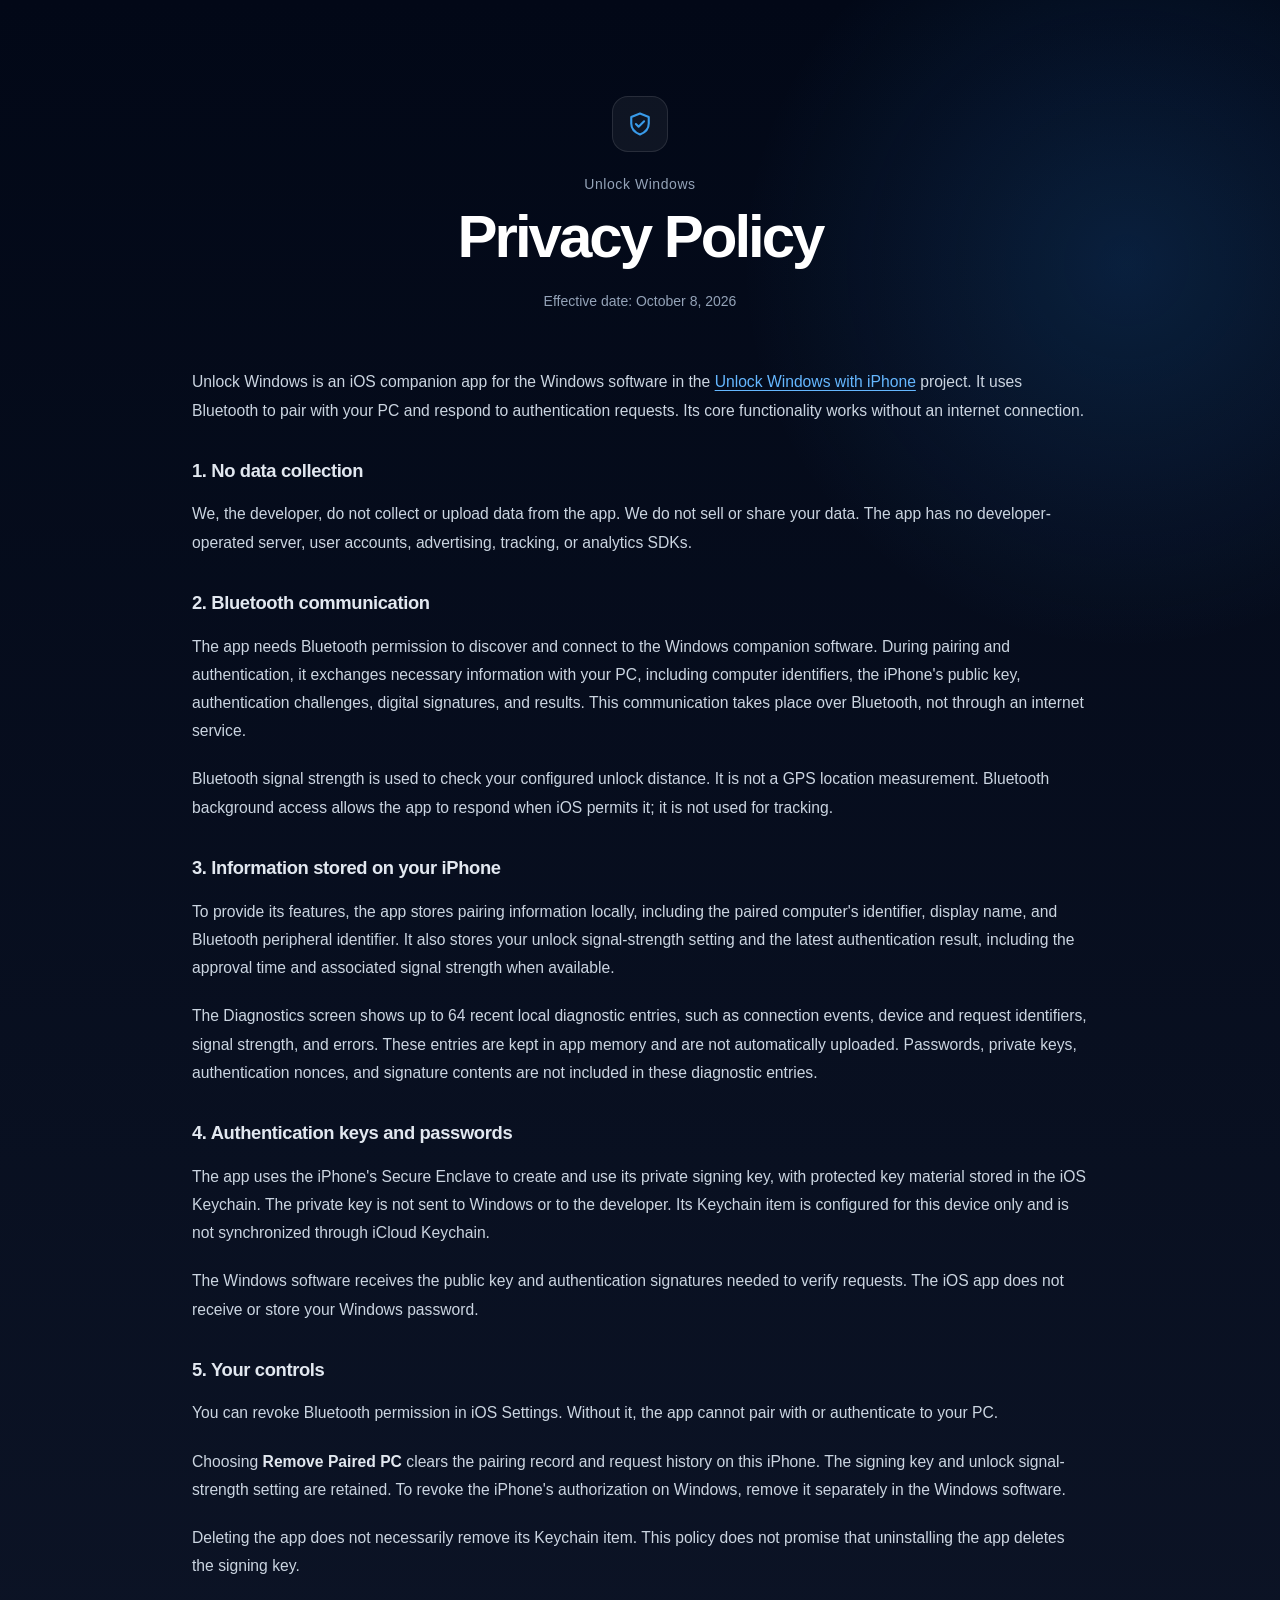
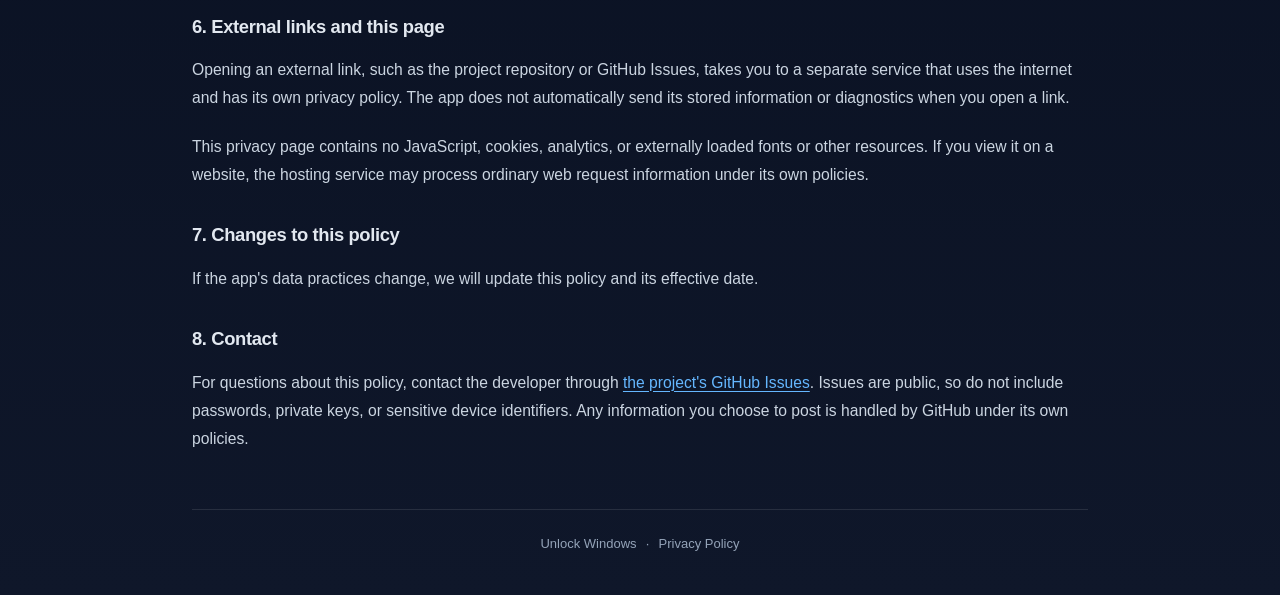
<file: ios/docs/index.html>
<!doctype html>
<html lang="en">
  <head>
    <meta charset="utf-8">
    <meta name="viewport" content="width=device-width, initial-scale=1">
    <meta name="color-scheme" content="dark">
    <meta name="description" content="Privacy Policy for Unlock Windows, an offline iOS companion app that uses Bluetooth to authenticate with your Windows PC.">
    <title>Privacy Policy — Unlock Windows</title>
    <link rel="icon" href="data:,">
    <link rel="stylesheet" href="./styles.css">
  </head>
  <body>
    <a class="skip-link" href="#policy">Skip to privacy policy</a>
    <main>
      <header class="policy-header">
        <div class="shield" aria-hidden="true">
          <svg width="28" height="28" viewBox="0 0 24 24" fill="none" stroke="currentColor" stroke-width="1.8" stroke-linecap="round" stroke-linejoin="round">
            <path d="M12 3 4.5 6v5.5c0 4.3 2.8 7.6 7.5 9.5 4.7-1.9 7.5-5.2 7.5-9.5V6L12 3Z"/>
            <path d="m8.5 12 2.3 2.3 4.7-4.6"/>
          </svg>
        </div>
        <p class="app-name">Unlock Windows</p>
        <h1>Privacy Policy</h1>
        <p class="effective-date">Effective date: <time datetime="2026-10-08">October 8, 2026</time></p>
      </header>

      <article id="policy" tabindex="-1" aria-label="Privacy policy for Unlock Windows">
        <p>Unlock Windows is an iOS companion app for the Windows software in the <a href="https://github.com/dennis6481/unlock-windows-with-iphone">Unlock Windows with iPhone</a> project. It uses Bluetooth to pair with your PC and respond to authentication requests. Its core functionality works without an internet connection.</p>

        <section aria-labelledby="collection">
          <h2 id="collection">1. No data collection</h2>
          <p>We, the developer, do not collect or upload data from the app. We do not sell or share your data. The app has no developer-operated server, user accounts, advertising, tracking, or analytics SDKs.</p>
        </section>

        <section aria-labelledby="bluetooth">
          <h2 id="bluetooth">2. Bluetooth communication</h2>
          <p>The app needs Bluetooth permission to discover and connect to the Windows companion software. During pairing and authentication, it exchanges necessary information with your PC, including computer identifiers, the iPhone's public key, authentication challenges, digital signatures, and results. This communication takes place over Bluetooth, not through an internet service.</p>
          <p>Bluetooth signal strength is used to check your configured unlock distance. It is not a GPS location measurement. Bluetooth background access allows the app to respond when iOS permits it; it is not used for tracking.</p>
        </section>

        <section aria-labelledby="local-storage">
          <h2 id="local-storage">3. Information stored on your iPhone</h2>
          <p>To provide its features, the app stores pairing information locally, including the paired computer's identifier, display name, and Bluetooth peripheral identifier. It also stores your unlock signal-strength setting and the latest authentication result, including the approval time and associated signal strength when available.</p>
          <p>The Diagnostics screen shows up to 64 recent local diagnostic entries, such as connection events, device and request identifiers, signal strength, and errors. These entries are kept in app memory and are not automatically uploaded. Passwords, private keys, authentication nonces, and signature contents are not included in these diagnostic entries.</p>
        </section>

        <section aria-labelledby="keys">
          <h2 id="keys">4. Authentication keys and passwords</h2>
          <p>The app uses the iPhone's Secure Enclave to create and use its private signing key, with protected key material stored in the iOS Keychain. The private key is not sent to Windows or to the developer. Its Keychain item is configured for this device only and is not synchronized through iCloud Keychain.</p>
          <p>The Windows software receives the public key and authentication signatures needed to verify requests. The iOS app does not receive or store your Windows password.</p>
        </section>

        <section aria-labelledby="control">
          <h2 id="control">5. Your controls</h2>
          <p>You can revoke Bluetooth permission in iOS Settings. Without it, the app cannot pair with or authenticate to your PC.</p>
          <p>Choosing <strong>Remove Paired PC</strong> clears the pairing record and request history on this iPhone. The signing key and unlock signal-strength setting are retained. To revoke the iPhone's authorization on Windows, remove it separately in the Windows software.</p>
          <p>Deleting the app does not necessarily remove its Keychain item. This policy does not promise that uninstalling the app deletes the signing key.</p>
        </section>

        <section aria-labelledby="external-links">
          <h2 id="external-links">6. External links and this page</h2>
          <p>Opening an external link, such as the project repository or GitHub Issues, takes you to a separate service that uses the internet and has its own privacy policy. The app does not automatically send its stored information or diagnostics when you open a link.</p>
          <p>This privacy page contains no JavaScript, cookies, analytics, or externally loaded fonts or other resources. If you view it on a website, the hosting service may process ordinary web request information under its own policies.</p>
        </section>

        <section aria-labelledby="updates">
          <h2 id="updates">7. Changes to this policy</h2>
          <p>If the app's data practices change, we will update this policy and its effective date.</p>
        </section>

        <section aria-labelledby="contact">
          <h2 id="contact">8. Contact</h2>
          <p>For questions about this policy, contact the developer through <a href="https://github.com/dennis6481/unlock-windows-with-iphone/issues">the project's GitHub Issues</a>. Issues are public, so do not include passwords, private keys, or sensitive device identifiers. Any information you choose to post is handled by GitHub under its own policies.</p>
        </section>
      </article>
      <footer>Unlock Windows <span aria-hidden="true">·</span> Privacy Policy</footer>
    </main>
  </body>
</html>
</file>
<file: ios/docs/styles.css>
:root {
  color-scheme: dark;
  font-family: -apple-system, BlinkMacSystemFont, "SF Pro Display", "SF Pro Text", "Helvetica Neue", Arial, sans-serif;
  color: #cbd5e1;
  background: #020817;
  font-synthesis: none;
  text-rendering: optimizeLegibility;
  -webkit-font-smoothing: antialiased;
}

* {
  box-sizing: border-box;
}

body {
  min-width: 0;
  min-height: 100vh;
  margin: 0;
  background:
    radial-gradient(circle at 88% 12%, rgb(36 132 224 / 18%), transparent 24rem),
    linear-gradient(180deg, #020817 0%, #0f172a 100%);
}

main {
  width: min(100%, 60rem);
  margin-inline: auto;
  padding: 6rem 2rem 2.5rem;
}

.policy-header {
  margin-bottom: 3.5rem;
  text-align: center;
}

.shield {
  display: grid;
  width: 3.5rem;
  height: 3.5rem;
  margin: 0 auto 1.5rem;
  place-items: center;
  border: 1px solid rgb(255 255 255 / 10%);
  border-radius: 1rem;
  color: #399bea;
  background: rgb(255 255 255 / 5%);
}

.app-name {
  margin: 0 0 0.75rem;
  color: #94a3b8;
  font-size: 0.875rem;
  font-weight: 500;
  letter-spacing: 0.04em;
}

h1 {
  margin: 0;
  color: #fff;
  font-size: clamp(2.5rem, 7vw, 3.75rem);
  font-weight: 600;
  line-height: 1.1;
  letter-spacing: -0.05em;
  text-wrap: balance;
}

.effective-date {
  margin: 1.25rem 0 0;
  color: #94a3b8;
  font-size: 0.875rem;
  font-weight: 500;
  line-height: 1.6;
}

article {
  font-size: 0.98rem;
  line-height: 1.8;
  overflow-wrap: break-word;
}

article > p {
  margin: 0;
}

section {
  margin-top: 2rem;
}

h2 {
  margin: 0 0 1rem;
  color: #e2e8f0;
  font-size: 1.15rem;
  font-weight: 600;
  line-height: 1.5;
  letter-spacing: -0.02em;
}

section p {
  margin: 0;
}

section p + p {
  margin-top: 1.25rem;
}

strong {
  color: #e2e8f0;
  font-weight: 600;
}

a {
  color: #65b7ff;
  text-decoration: underline;
  text-decoration-thickness: 1px;
  text-underline-offset: 0.2em;
}

a:hover {
  color: #b4dcff;
}

:focus-visible {
  outline: 2px solid #65b7ff;
  outline-offset: 5px;
  border-radius: 2px;
}

.skip-link {
  position: absolute;
  top: 1rem;
  left: 1rem;
  z-index: 1;
  padding: 0.75rem 1rem;
  border-radius: 0.5rem;
  color: #fff;
  background: #0f172a;
  transform: translateY(calc(-100% - 2rem));
}

.skip-link:focus {
  transform: translateY(0);
}

footer {
  margin-top: 3.5rem;
  padding-top: 1.5rem;
  border-top: 1px solid rgb(255 255 255 / 10%);
  color: #94a3b8;
  font-size: 0.8125rem;
  line-height: 1.6;
  text-align: center;
}

footer span {
  margin-inline: 0.35rem;
}

::selection {
  color: #fff;
  background: rgb(36 132 224 / 40%);
}

@media (max-width: 600px) {
  main {
    padding: 4rem 1.5rem 2rem;
  }

  .policy-header {
    margin-bottom: 3rem;
  }

  h2 {
    font-size: 1.0625rem;
  }
}
</file>
